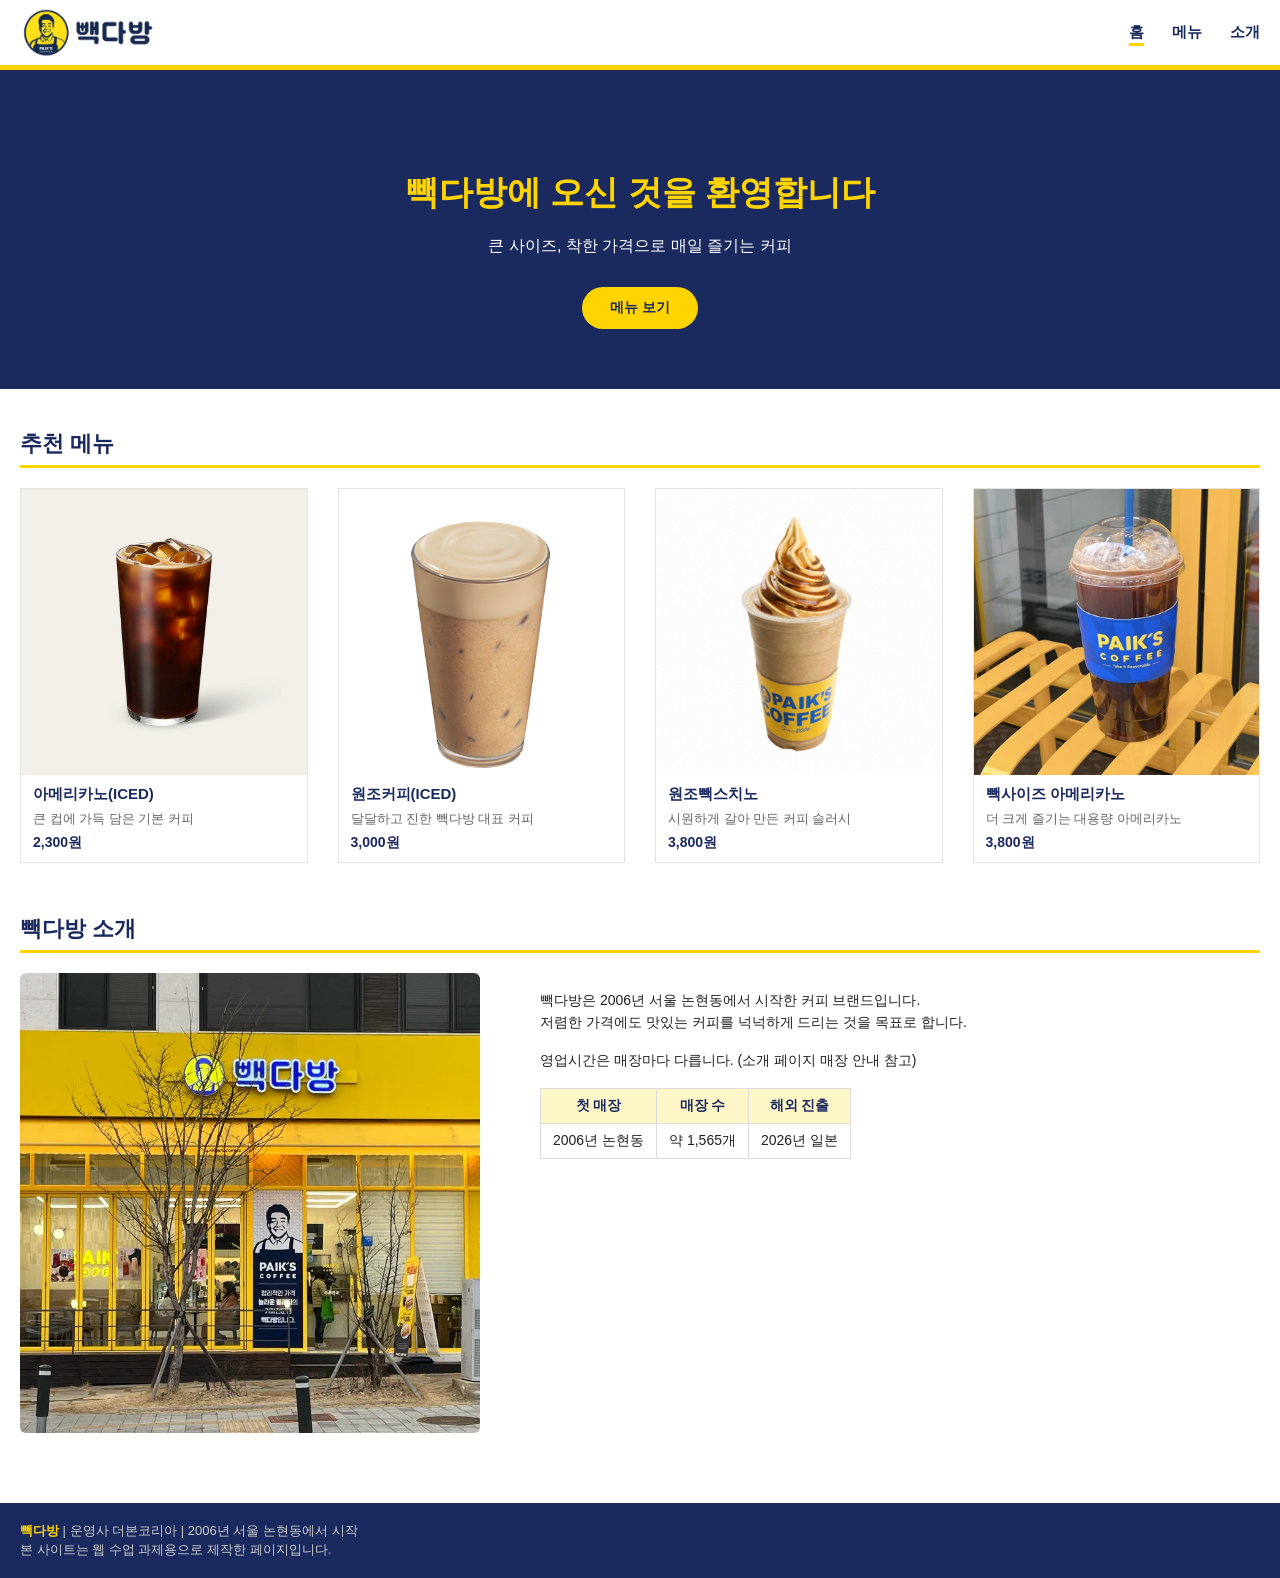
<file: index.html>
<!DOCTYPE html>
<html lang="ko">
<head>
<meta charset="UTF-8">
<meta name="viewport" content="width=device-width, initial-scale=1.0">
<title>빽다방 - 홈</title>
<link rel="stylesheet" href="./index.css">
</head>
<body>
<header>
  <a class="logo" href="index.html"><img src="images/로고.png" alt="빽다방"></a>
  <nav>
    <ul>
      <li><a class="active" href="index.html">홈</a></li>
      <li><a href="menu.html">메뉴</a></li>
      <li><a href="about.html">소개</a></li>
    </ul>
  </nav>
</header>

<div class="hello">
  <h1>빽다방에 오신 것을 환영합니다</h1>
  <p>큰 사이즈, 착한 가격으로 매일 즐기는 커피</p>
  <a class="btn" href="menu.html">메뉴 보기</a>
</div>

<main>
  <div class="chuchun">
    <p>추천 메뉴</p>
    <hr>
  </div>
  <div class="cardsection">
    <div class="card">
      <div class="photo"><img src="images/아메리카노.jpg" alt="아메리카노(ICED)"></div>
      <div class="card-info">
        <p class="card-name">아메리카노(ICED)</p>
        <p class="card-desc">큰 컵에 가득 담은 기본 커피</p>
        <p class="card-price">2,300원</p>
      </div>
    </div>
    <div class="card">
      <div class="photo"><img src="images/원조커피.png" alt="원조커피(ICED)"></div>
      <div class="card-info">
        <p class="card-name">원조커피(ICED)</p>
        <p class="card-desc">달달하고 진한 빽다방 대표 커피</p>
        <p class="card-price">3,000원</p>
      </div>
    </div>
    <div class="card">
      <div class="photo"><img src="images/원조빽스치노.jpg" alt="원조빽스치노"></div>
      <div class="card-info">
        <p class="card-name">원조빽스치노</p>
        <p class="card-desc">시원하게 갈아 만든 커피 슬러시</p>
        <p class="card-price">3,800원</p>
      </div>
    </div>
    <div class="card">
      <div class="photo"><img src="images/빽사이즈 아메리카노.jpg" alt="빽사이즈 아메리카노"></div>
      <div class="card-info">
        <p class="card-name">빽사이즈 아메리카노</p>
        <p class="card-desc">더 크게 즐기는 대용량 아메리카노</p>
        <p class="card-price">3,800원</p>
      </div>
    </div>
  </div>

  <br>

  <div class="chuchun">
    <p>빽다방 소개</p>
    <hr>
  </div>
  <div class="intro">
    <div class="photo intro-photo"><img src="images/매장 외부사진.jpg" alt="매장 사진"></div>
    <div class="intro-text">
      <p>빽다방은 2006년 서울 논현동에서 시작한 커피 브랜드입니다.<br>
         저렴한 가격에도 맛있는 커피를 넉넉하게 드리는 것을 목표로 합니다.</p>
      <p>영업시간은 매장마다 다릅니다. (소개 페이지 매장 안내 참고)</p>
  <table class="table small">
    <thead>
      <tr><th>첫 매장</th><th>매장 수</th><th>해외 진출</th></tr>
    </thead>
    <tbody>
      <tr><td>2006년 논현동</td><td>약 1,565개</td><td>2026년 일본</td></tr>
    </tbody>
  </table>
    </div>
  </div>
</main>

<footer>
  <b>빽다방</b> | 운영사 더본코리아 | 2006년 서울 논현동에서 시작<br>
  본 사이트는 웹 수업 과제용으로 제작한 페이지입니다.
</footer>
</body>
</html>
</file>
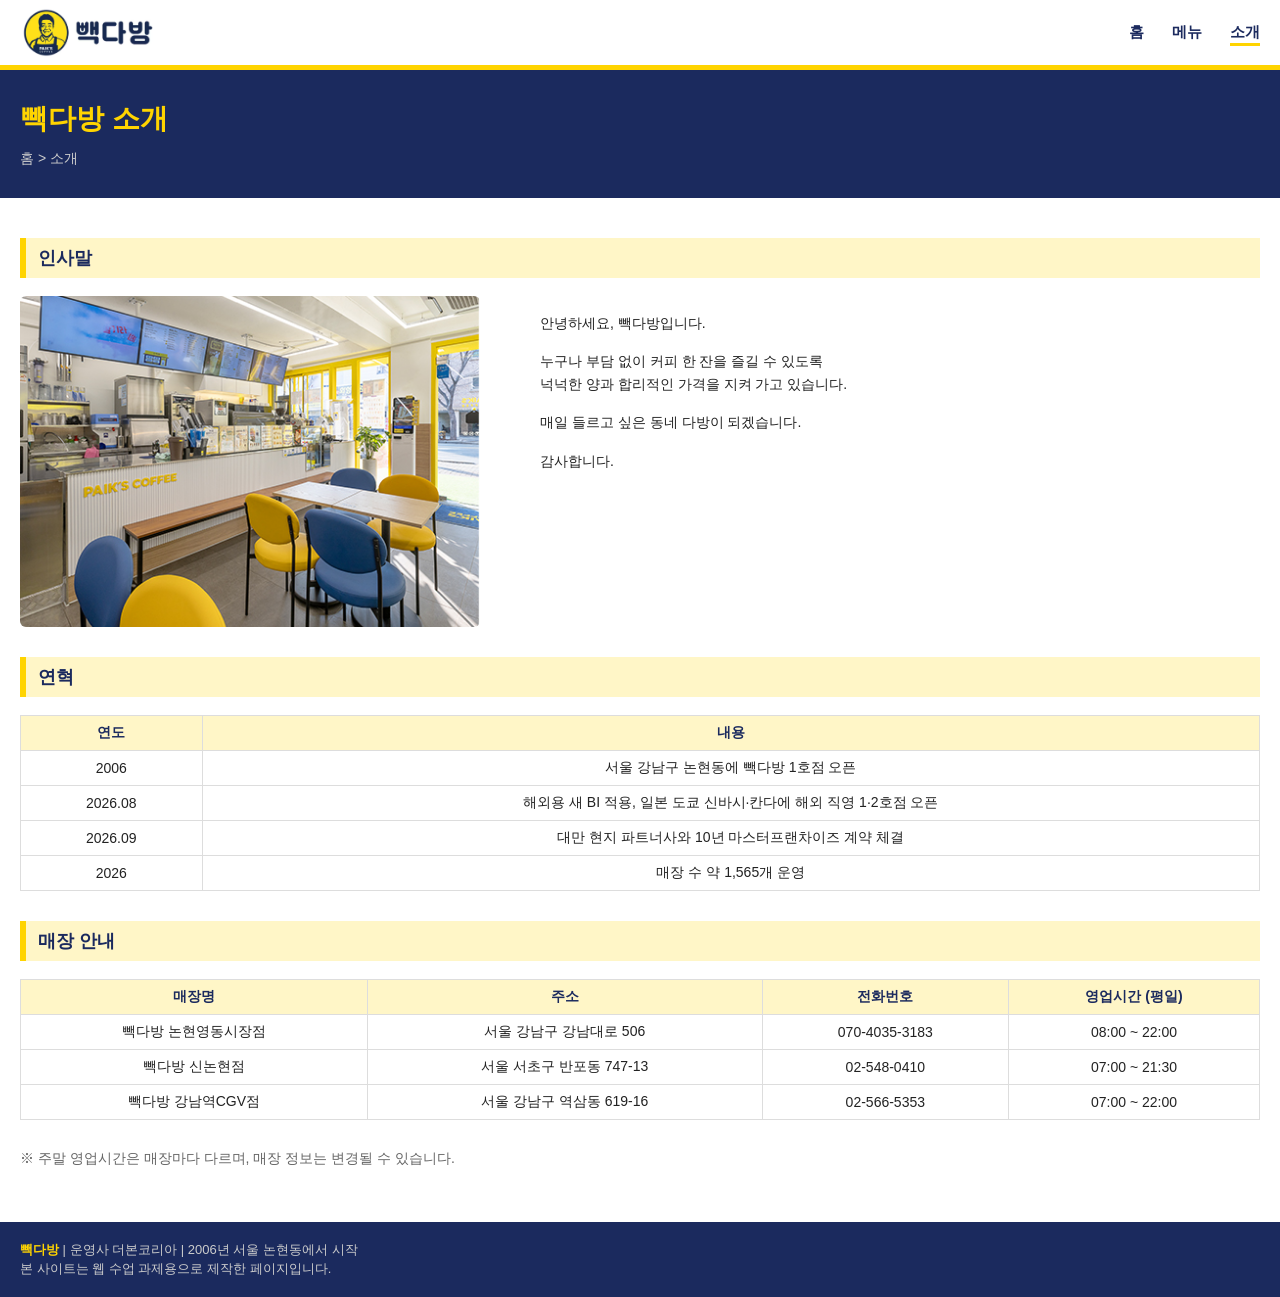
<file: About.html>
<!DOCTYPE html>
<html lang="ko">
<head>
<meta charset="UTF-8">
<meta name="viewport" content="width=device-width, initial-scale=1.0">
<title>빽다방 - 소개</title>
<link rel="stylesheet" href="./index.css">
</head>
<body>
<header>
  <a class="logo" href="index.html"><img src="images/로고.png" alt="빽다방"></a>
  <nav>
    <ul>
      <li><a href="index.html">홈</a></li>
      <li><a href="Menu.html">메뉴</a></li>
      <li><a class="active" href="About.html">소개</a></li>
    </ul>
  </nav>
</header>

<div class="page-top">
  <h1>빽다방 소개</h1>
  <div class="breadcrumb"><a href="index.html">홈</a> &gt; 소개</div>
</div>

<main>
  <h3 class="section-bar">인사말</h3>
  <div class="intro">
    <div class="photo intro-photo"><img src="images/매장사진.jpg" alt="빽다방 매장"></div>
    <div class="intro-text">
      <p>안녕하세요, 빽다방입니다.</p>
      <p>누구나 부담 없이 커피 한 잔을 즐길 수 있도록<br>
         넉넉한 양과 합리적인 가격을 지켜 가고 있습니다.</p>
      <p>매일 들르고 싶은 동네 다방이 되겠습니다.</p>
      <p>감사합니다.</p>
    </div>
  </div>

  <h3 class="section-bar">연혁</h3>
  <table class="table">
    <thead>
      <tr><th>연도</th><th>내용</th></tr>
    </thead>
    <tbody>
      <tr><td>2006</td><td>서울 강남구 논현동에 빽다방 1호점 오픈</td></tr>
      <tr><td>2026.08</td><td>해외용 새 BI 적용, 일본 도쿄 신바시·칸다에 해외 직영 1·2호점 오픈</td></tr>
      <tr><td>2026.09</td><td>대만 현지 파트너사와 10년 마스터프랜차이즈 계약 체결</td></tr>
      <tr><td>2026</td><td>매장 수 약 1,565개 운영</td></tr>
    </tbody>
  </table>

  <h3 class="section-bar">매장 안내</h3>
  <table class="table">
    <thead>
      <tr><th>매장명</th><th>주소</th><th>전화번호</th><th>영업시간 (평일)</th></tr>
    </thead>
    <tbody>
      <tr><td>빽다방 논현영동시장점</td><td>서울 강남구 강남대로 506</td><td>070-4035-3183</td><td>08:00 ~ 22:00</td></tr>
      <tr><td>빽다방 신논현점</td><td>서울 서초구 반포동 747-13</td><td>02-548-0410</td><td>07:00 ~ 21:30</td></tr>
      <tr><td>빽다방 강남역CGV점</td><td>서울 강남구 역삼동 619-16</td><td>02-566-5353</td><td>07:00 ~ 22:00</td></tr>
    </tbody>
  </table>
  <p class="notice">※ 주말 영업시간은 매장마다 다르며, 매장 정보는 변경될 수 있습니다.</p>
</main>

<footer>
  <b>빽다방</b> | 운영사 더본코리아 | 2006년 서울 논현동에서 시작<br>
  본 사이트는 웹 수업 과제용으로 제작한 페이지입니다.
</footer>
</body>
</html>
</file>
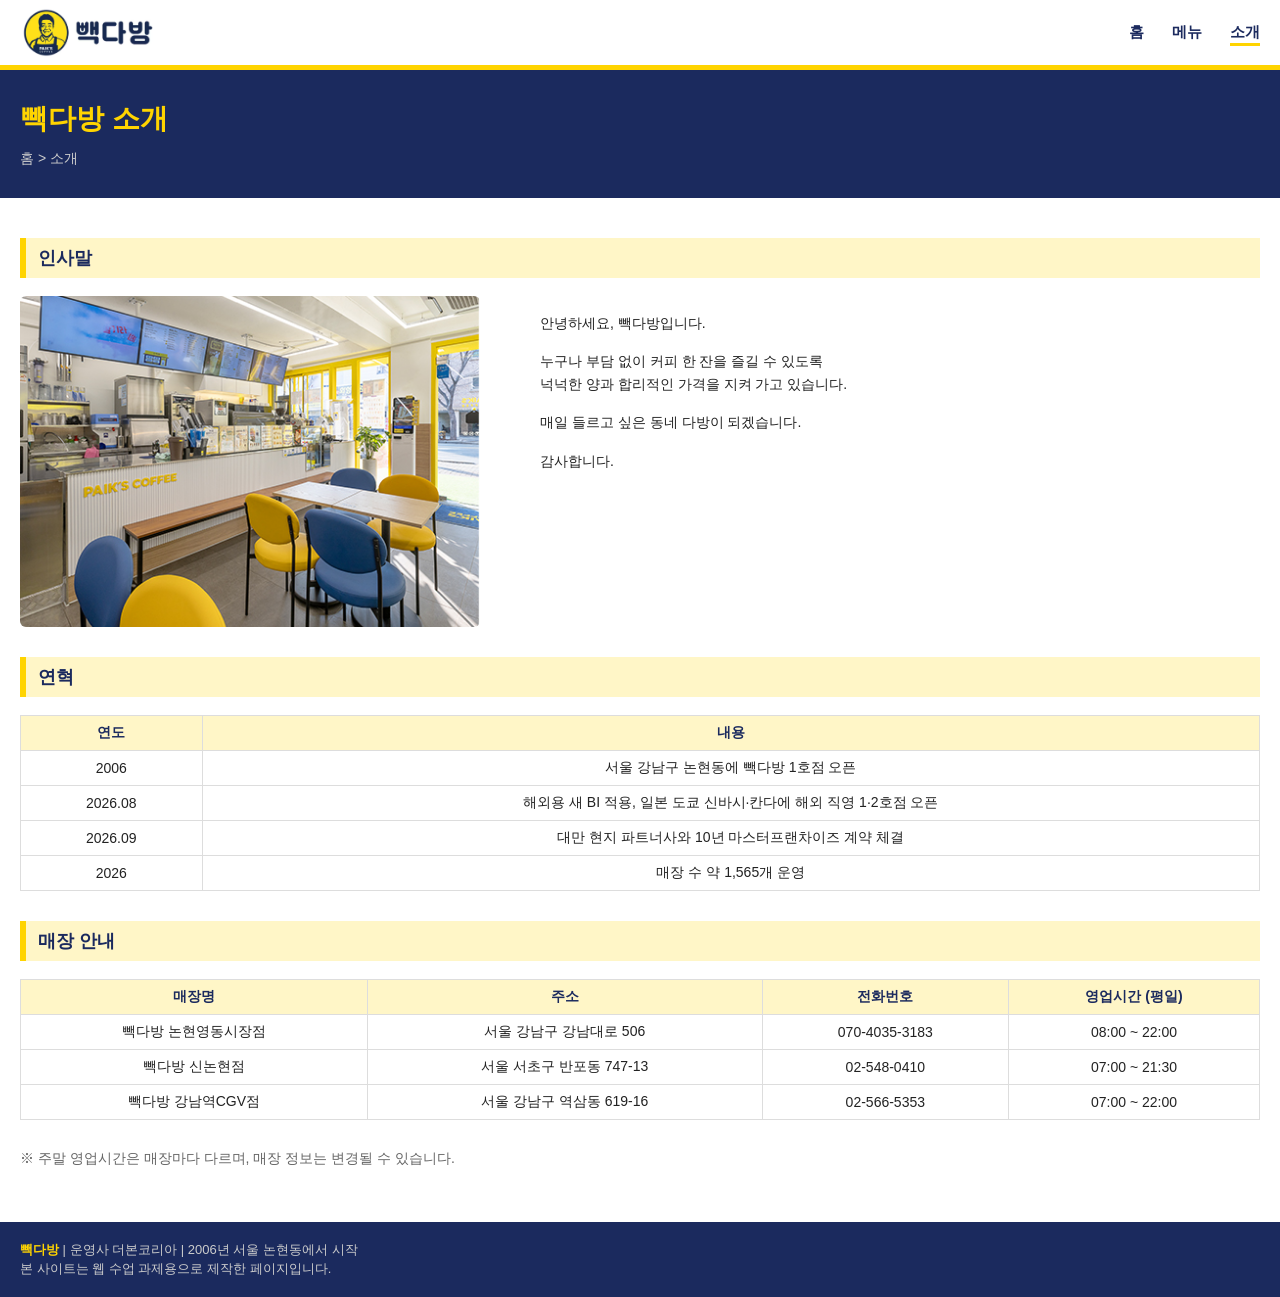
<file: about.html>
<!DOCTYPE html>
<html lang="ko">
<head>
<meta charset="UTF-8">
<meta name="viewport" content="width=device-width, initial-scale=1.0">
<title>빽다방 - 소개</title>
<link rel="stylesheet" href="./index.css">
</head>
<body>
<header>
  <a class="logo" href="index.html"><img src="images/로고.png" alt="빽다방"></a>
  <nav>
    <ul>
      <li><a href="index.html">홈</a></li>
      <li><a href="menu.html">메뉴</a></li>
      <li><a class="active" href="about.html">소개</a></li>
    </ul>
  </nav>
</header>

<div class="page-top">
  <h1>빽다방 소개</h1>
  <div class="breadcrumb"><a href="index.html">홈</a> &gt; 소개</div>
</div>

<main>
  <h3 class="section-bar">인사말</h3>
  <div class="intro">
    <div class="photo intro-photo"><img src="images/매장사진.jpg" alt="빽다방 매장"></div>
    <div class="intro-text">
      <p>안녕하세요, 빽다방입니다.</p>
      <p>누구나 부담 없이 커피 한 잔을 즐길 수 있도록<br>
         넉넉한 양과 합리적인 가격을 지켜 가고 있습니다.</p>
      <p>매일 들르고 싶은 동네 다방이 되겠습니다.</p>
      <p>감사합니다.</p>
    </div>
  </div>

  <h3 class="section-bar">연혁</h3>
  <table class="table">
    <thead>
      <tr><th>연도</th><th>내용</th></tr>
    </thead>
    <tbody>
      <tr><td>2006</td><td>서울 강남구 논현동에 빽다방 1호점 오픈</td></tr>
      <tr><td>2026.08</td><td>해외용 새 BI 적용, 일본 도쿄 신바시·칸다에 해외 직영 1·2호점 오픈</td></tr>
      <tr><td>2026.09</td><td>대만 현지 파트너사와 10년 마스터프랜차이즈 계약 체결</td></tr>
      <tr><td>2026</td><td>매장 수 약 1,565개 운영</td></tr>
    </tbody>
  </table>

  <h3 class="section-bar">매장 안내</h3>
  <table class="table">
    <thead>
      <tr><th>매장명</th><th>주소</th><th>전화번호</th><th>영업시간 (평일)</th></tr>
    </thead>
    <tbody>
      <tr><td>빽다방 논현영동시장점</td><td>서울 강남구 강남대로 506</td><td>070-4035-3183</td><td>08:00 ~ 22:00</td></tr>
      <tr><td>빽다방 신논현점</td><td>서울 서초구 반포동 747-13</td><td>02-548-0410</td><td>07:00 ~ 21:30</td></tr>
      <tr><td>빽다방 강남역CGV점</td><td>서울 강남구 역삼동 619-16</td><td>02-566-5353</td><td>07:00 ~ 22:00</td></tr>
    </tbody>
  </table>
  <p class="notice">※ 주말 영업시간은 매장마다 다르며, 매장 정보는 변경될 수 있습니다.</p>
</main>

<footer>
  <b>빽다방</b> | 운영사 더본코리아 | 2006년 서울 논현동에서 시작<br>
  본 사이트는 웹 수업 과제용으로 제작한 페이지입니다.
</footer>
</body>
</html>
</file>
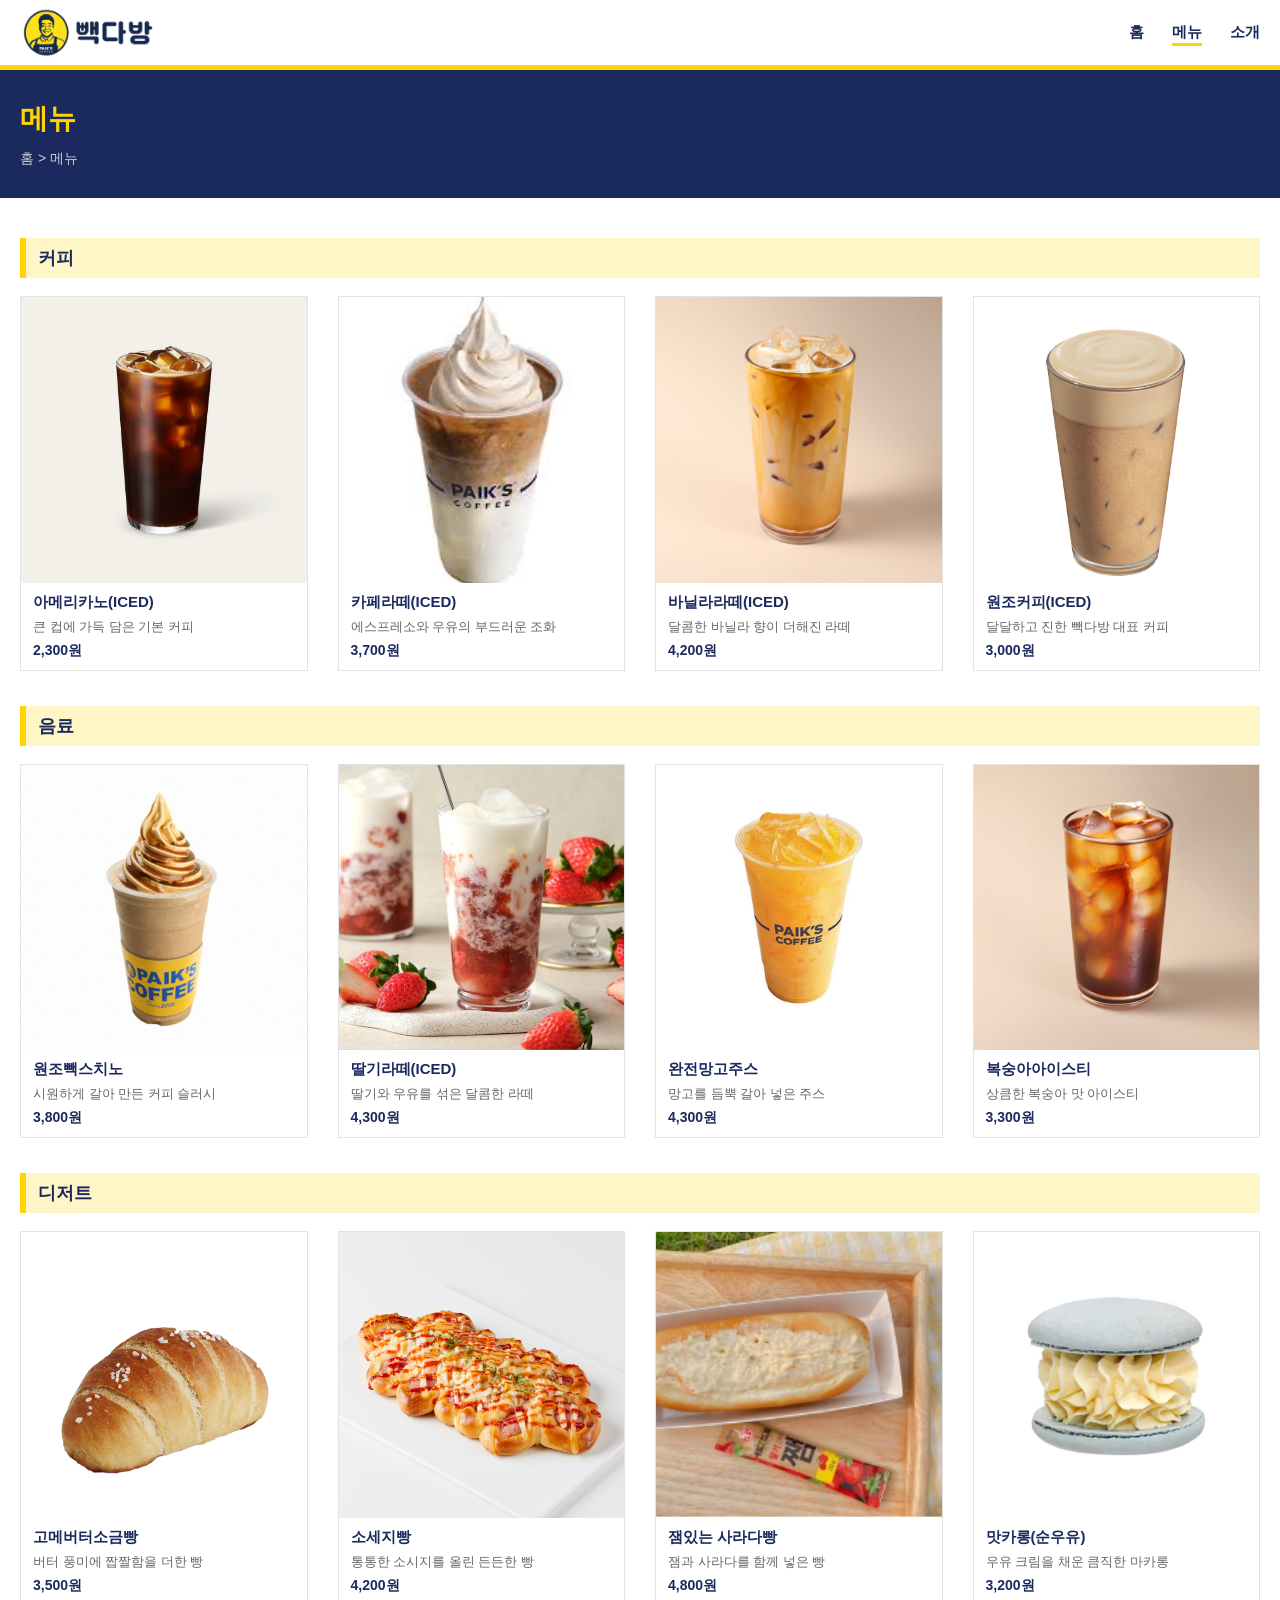
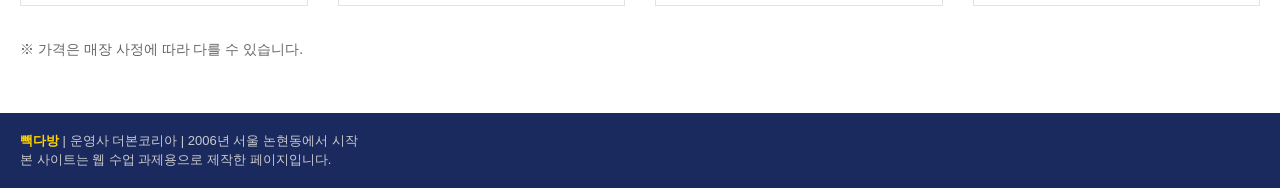
<file: Menu.html>
<!DOCTYPE html>
<html lang="ko">
<head>
<meta charset="UTF-8">
<meta name="viewport" content="width=device-width, initial-scale=1.0">
<title>빽다방 - 메뉴</title>
<link rel="stylesheet" href="./index.css">
</head>
<body>
<header>
  <a class="logo" href="index.html"><img src="images/로고.png" alt="빽다방"></a>
  <nav>
    <ul>
      <li><a href="index.html">홈</a></li>
      <li><a class="active" href="Menu.html">메뉴</a></li>
      <li><a href="About.html">소개</a></li>
    </ul>
  </nav>
</header>

<div class="page-top">
  <h1>메뉴</h1>
  <div class="breadcrumb"><a href="index.html">홈</a> &gt; 메뉴</div>
</div>

<main>
  <h3 class="section-bar">커피</h3>
  <div class="cardsection">
    <div class="card">
      <div class="photo"><img src="images/아메리카노.jpg" alt="아메리카노(ICED)"></div>
      <div class="card-info">
        <p class="card-name">아메리카노(ICED)</p>
        <p class="card-desc">큰 컵에 가득 담은 기본 커피</p>
        <p class="card-price">2,300원</p>
      </div>
    </div>
    <div class="card">
      <div class="photo"><img src="images/카페라떼.jpg" alt="카페라떼(ICED)"></div>
      <div class="card-info">
        <p class="card-name">카페라떼(ICED)</p>
        <p class="card-desc">에스프레소와 우유의 부드러운 조화</p>
        <p class="card-price">3,700원</p>
      </div>
    </div>
    <div class="card">
      <div class="photo"><img src="images/바닐라라떼.jpg" alt="바닐라라떼(ICED)"></div>
      <div class="card-info">
        <p class="card-name">바닐라라떼(ICED)</p>
        <p class="card-desc">달콤한 바닐라 향이 더해진 라떼</p>
        <p class="card-price">4,200원</p>
      </div>
    </div>
    <div class="card">
      <div class="photo"><img src="images/원조커피.png" alt="원조커피(ICED)"></div>
      <div class="card-info">
        <p class="card-name">원조커피(ICED)</p>
        <p class="card-desc">달달하고 진한 빽다방 대표 커피</p>
        <p class="card-price">3,000원</p>
      </div>
    </div>
  </div>

  <h3 class="section-bar">음료</h3>
  <div class="cardsection">
    <div class="card">
      <div class="photo"><img src="images/원조빽스치노.jpg" alt="원조빽스치노"></div>
      <div class="card-info">
        <p class="card-name">원조빽스치노</p>
        <p class="card-desc">시원하게 갈아 만든 커피 슬러시</p>
        <p class="card-price">3,800원</p>
      </div>
    </div>
    <div class="card">
      <div class="photo"><img src="images/딸기라때.jpg" alt="딸기라떼(ICED)"></div>
      <div class="card-info">
        <p class="card-name">딸기라떼(ICED)</p>
        <p class="card-desc">딸기와 우유를 섞은 달콤한 라떼</p>
        <p class="card-price">4,300원</p>
      </div>
    </div>
    <div class="card">
      <div class="photo"><img src="images/완전망고주스.jpg" alt="완전망고주스"></div>
      <div class="card-info">
        <p class="card-name">완전망고주스</p>
        <p class="card-desc">망고를 듬뿍 갈아 넣은 주스</p>
        <p class="card-price">4,300원</p>
      </div>
    </div>
    <div class="card">
      <div class="photo"><img src="images/복숭아 아이스티.jpg" alt="복숭아아이스티"></div>
      <div class="card-info">
        <p class="card-name">복숭아아이스티</p>
        <p class="card-desc">상큼한 복숭아 맛 아이스티</p>
        <p class="card-price">3,300원</p>
      </div>
    </div>
  </div>

  <h3 class="section-bar">디저트</h3>
  <div class="cardsection">
    <div class="card">
      <div class="photo"><img src="images/소금빵.png" alt="고메버터소금빵"></div>
      <div class="card-info">
        <p class="card-name">고메버터소금빵</p>
        <p class="card-desc">버터 풍미에 짭짤함을 더한 빵</p>
        <p class="card-price">3,500원</p>
      </div>
    </div>
    <div class="card">
      <div class="photo"><img src="images/소세지빵.jpg" alt="소세지빵"></div>
      <div class="card-info">
        <p class="card-name">소세지빵</p>
        <p class="card-desc">통통한 소시지를 올린 든든한 빵</p>
        <p class="card-price">4,200원</p>
      </div>
    </div>
    <div class="card">
      <div class="photo"><img src="images/잼있는 사라다빵.png" alt="잼있는 사라다빵"></div>
      <div class="card-info">
        <p class="card-name">잼있는 사라다빵</p>
        <p class="card-desc">잼과 사라다를 함께 넣은 빵</p>
        <p class="card-price">4,800원</p>
      </div>
    </div>
    <div class="card">
      <div class="photo"><img src="images/순우유마카롱.jpg" alt="맛카롱(순우유)"></div>
      <div class="card-info">
        <p class="card-name">맛카롱(순우유)</p>
        <p class="card-desc">우유 크림을 채운 큼직한 마카롱</p>
        <p class="card-price">3,200원</p>
      </div>
    </div>
  </div>

  <p class="notice">※ 가격은 매장 사정에 따라 다를 수 있습니다.</p>
</main>

<footer>
  <b>빽다방</b> | 운영사 더본코리아 | 2006년 서울 논현동에서 시작<br>
  본 사이트는 웹 수업 과제용으로 제작한 페이지입니다.
</footer>
</body>
</html>
</file>
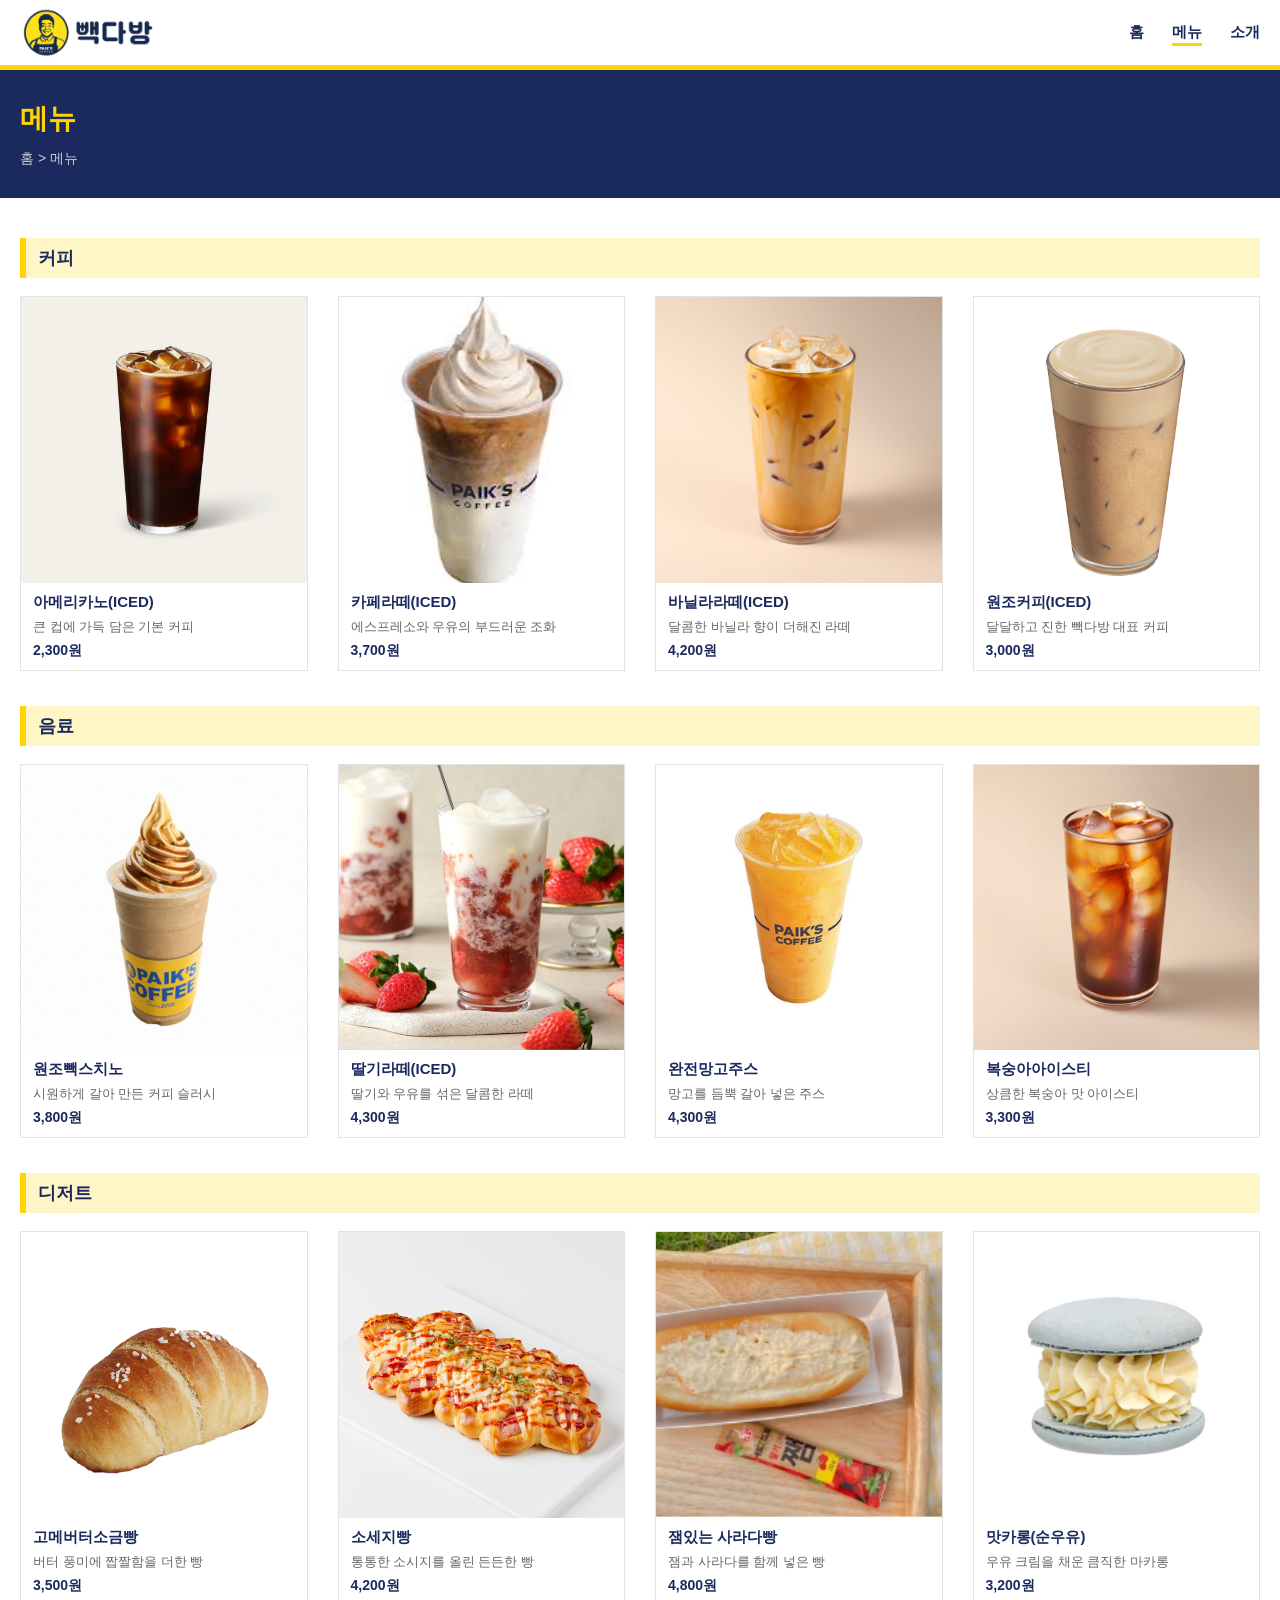
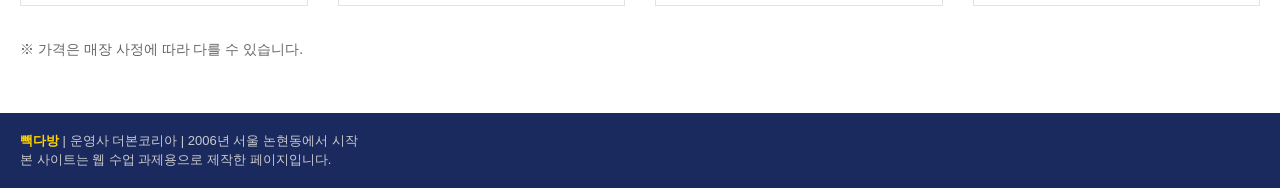
<file: menu.html>
<!DOCTYPE html>
<html lang="ko">
<head>
<meta charset="UTF-8">
<meta name="viewport" content="width=device-width, initial-scale=1.0">
<title>빽다방 - 메뉴</title>
<link rel="stylesheet" href="./index.css">
</head>
<body>
<header>
  <a class="logo" href="index.html"><img src="images/로고.png" alt="빽다방"></a>
  <nav>
    <ul>
      <li><a href="index.html">홈</a></li>
      <li><a class="active" href="menu.html">메뉴</a></li>
      <li><a href="about.html">소개</a></li>
    </ul>
  </nav>
</header>

<div class="page-top">
  <h1>메뉴</h1>
  <div class="breadcrumb"><a href="index.html">홈</a> &gt; 메뉴</div>
</div>

<main>
  <h3 class="section-bar">커피</h3>
  <div class="cardsection">
    <div class="card">
      <div class="photo"><img src="images/아메리카노.jpg" alt="아메리카노(ICED)"></div>
      <div class="card-info">
        <p class="card-name">아메리카노(ICED)</p>
        <p class="card-desc">큰 컵에 가득 담은 기본 커피</p>
        <p class="card-price">2,300원</p>
      </div>
    </div>
    <div class="card">
      <div class="photo"><img src="images/카페라떼.jpg" alt="카페라떼(ICED)"></div>
      <div class="card-info">
        <p class="card-name">카페라떼(ICED)</p>
        <p class="card-desc">에스프레소와 우유의 부드러운 조화</p>
        <p class="card-price">3,700원</p>
      </div>
    </div>
    <div class="card">
      <div class="photo"><img src="images/바닐라라떼.jpg" alt="바닐라라떼(ICED)"></div>
      <div class="card-info">
        <p class="card-name">바닐라라떼(ICED)</p>
        <p class="card-desc">달콤한 바닐라 향이 더해진 라떼</p>
        <p class="card-price">4,200원</p>
      </div>
    </div>
    <div class="card">
      <div class="photo"><img src="images/원조커피.png" alt="원조커피(ICED)"></div>
      <div class="card-info">
        <p class="card-name">원조커피(ICED)</p>
        <p class="card-desc">달달하고 진한 빽다방 대표 커피</p>
        <p class="card-price">3,000원</p>
      </div>
    </div>
  </div>

  <h3 class="section-bar">음료</h3>
  <div class="cardsection">
    <div class="card">
      <div class="photo"><img src="images/원조빽스치노.jpg" alt="원조빽스치노"></div>
      <div class="card-info">
        <p class="card-name">원조빽스치노</p>
        <p class="card-desc">시원하게 갈아 만든 커피 슬러시</p>
        <p class="card-price">3,800원</p>
      </div>
    </div>
    <div class="card">
      <div class="photo"><img src="images/딸기라때.jpg" alt="딸기라떼(ICED)"></div>
      <div class="card-info">
        <p class="card-name">딸기라떼(ICED)</p>
        <p class="card-desc">딸기와 우유를 섞은 달콤한 라떼</p>
        <p class="card-price">4,300원</p>
      </div>
    </div>
    <div class="card">
      <div class="photo"><img src="images/완전망고주스.jpg" alt="완전망고주스"></div>
      <div class="card-info">
        <p class="card-name">완전망고주스</p>
        <p class="card-desc">망고를 듬뿍 갈아 넣은 주스</p>
        <p class="card-price">4,300원</p>
      </div>
    </div>
    <div class="card">
      <div class="photo"><img src="images/복숭아 아이스티.jpg" alt="복숭아아이스티"></div>
      <div class="card-info">
        <p class="card-name">복숭아아이스티</p>
        <p class="card-desc">상큼한 복숭아 맛 아이스티</p>
        <p class="card-price">3,300원</p>
      </div>
    </div>
  </div>

  <h3 class="section-bar">디저트</h3>
  <div class="cardsection">
    <div class="card">
      <div class="photo"><img src="images/소금빵.png" alt="고메버터소금빵"></div>
      <div class="card-info">
        <p class="card-name">고메버터소금빵</p>
        <p class="card-desc">버터 풍미에 짭짤함을 더한 빵</p>
        <p class="card-price">3,500원</p>
      </div>
    </div>
    <div class="card">
      <div class="photo"><img src="images/소세지빵.jpg" alt="소세지빵"></div>
      <div class="card-info">
        <p class="card-name">소세지빵</p>
        <p class="card-desc">통통한 소시지를 올린 든든한 빵</p>
        <p class="card-price">4,200원</p>
      </div>
    </div>
    <div class="card">
      <div class="photo"><img src="images/잼있는 사라다빵.png" alt="잼있는 사라다빵"></div>
      <div class="card-info">
        <p class="card-name">잼있는 사라다빵</p>
        <p class="card-desc">잼과 사라다를 함께 넣은 빵</p>
        <p class="card-price">4,800원</p>
      </div>
    </div>
    <div class="card">
      <div class="photo"><img src="images/순우유마카롱.jpg" alt="맛카롱(순우유)"></div>
      <div class="card-info">
        <p class="card-name">맛카롱(순우유)</p>
        <p class="card-desc">우유 크림을 채운 큼직한 마카롱</p>
        <p class="card-price">3,200원</p>
      </div>
    </div>
  </div>

  <p class="notice">※ 가격은 매장 사정에 따라 다를 수 있습니다.</p>
</main>

<footer>
  <b>빽다방</b> | 운영사 더본코리아 | 2006년 서울 논현동에서 시작<br>
  본 사이트는 웹 수업 과제용으로 제작한 페이지입니다.
</footer>
</body>
</html>
</file>
<file: index.css>
/* ===== 색상 (빽다방 테마: 노랑 + 남색) ===== */
:root {
  --yellow: #FFD400;
  --yellow-light: #FFF6C7;
  --navy: #1B2A5E;
  --gray: #f5f5f5;
}

/* ===== 공통 ===== */
* { box-sizing: border-box; }
body {
  margin: 0;
  padding: 0;
  font-family: "Malgun Gothic", sans-serif;
  font-size: 14px;
  color: #222;
}

/* ===== 헤더 ===== */
header {
  display: flex;
  justify-content: space-between;
  align-items: center;
  background-color: white;
  height: 70px;
  padding: 0 20px;
  border-bottom: 5px solid var(--yellow);
}
.logo img {                        /* 로고 이미지 */
  height: 50px;
  display: block;
}
nav ul {
  display: flex;
  gap: 28px;
  list-style: none;
  margin: 0;
  padding: 0;
}
nav a {
  color: var(--navy);
  font-size: 15px;
  font-weight: bold;
  text-decoration: none;
}
nav a:hover { text-decoration: underline; }
nav a.active {                     /* 현재 페이지 */
  border-bottom: 3px solid var(--yellow);
  padding-bottom: 3px;
}

/* ===== 홈 상단 (환영 영역) ===== */
.hello {
  text-align: center;
  background-color: var(--navy);
  color: white;
  padding: 100px 20px 60px;
}
.hello h1 {
  font-size: 34px;
  margin: 0;
  color: var(--yellow);
}
.hello p {
  font-size: 16px;
  margin: 20px 0 30px;
}
.btn {
  display: inline-block;
  padding: 12px 28px;
  background: var(--yellow);
  color: var(--navy);
  font-weight: bold;
  text-decoration: none;
  border-radius: 30px;
}
.btn:hover { background: white; }

/* ===== 서브페이지 상단 (제목 + 경로) ===== */
.page-top {
  background-color: var(--navy);
  color: white;
  padding: 30px 20px;
}
.page-top h1 {
  margin: 0 0 12px;
  font-size: 28px;
  color: var(--yellow);
}
.breadcrumb { color: #ccc; }
.breadcrumb a { color: #ccc; text-decoration: none; }

/* ===== 본문 ===== */
main { padding: 40px 20px; }

/* 홈 화면 제목 (밑줄형) */
.chuchun p {
  margin: 0 0 6px;
  font-size: 22px;
  font-weight: bold;
  color: var(--navy);
}
hr {
  border: none;
  height: 3px;
  background-color: var(--yellow);
  margin: 0 0 20px;
}

/* 서브페이지 제목 (왼쪽 막대형) */
.section-bar {
  background: var(--yellow-light);
  border-left: 6px solid var(--yellow);
  color: var(--navy);
  padding: 8px 12px;
  font-size: 18px;
  margin: 0 0 18px;
}

/* ===== 메뉴 카드 ===== */
.cardsection {
  display: grid;
  grid-template-columns: repeat(4, 1fr);
  gap: 30px;
  margin-bottom: 35px;
}
.card {
  border: 1px solid #e3e3e3;
  background: white;
}
.photo {                     /* 사진 자리 */
  background: var(--gray);
  color: #999;
  display: flex;
  align-items: center;
  justify-content: center;
  overflow: hidden;
}
.photo img {
  width: 100%;
  height: 100%;
  object-fit: contain;       /* 음료 사진이 잘리지 않게 */
}
.card .photo {
  aspect-ratio: 1 / 1;        /* 정사각형 칸 */
  background: white;
}
.card .photo img { object-fit: cover; }
.card-info { padding: 10px 12px; }
.card-info p { margin: 0 0 6px; }
.card-name {
  font-weight: bold;
  font-size: 15px;
  color: var(--navy);
}
.card-desc { color: #666; font-size: 13px; }
.card-info .card-price {
  color: var(--navy);
  font-weight: bold;
  margin-bottom: 0;
}

/* ===== 사진 + 글 나란히 ===== */
.intro {
  display: flex;
  gap: 60px;
  align-items: flex-start;
  margin-bottom: 30px;
}
.intro-photo {
  width: 40%;
  max-width: 460px;           /* 너무 커지거나 흐려지지 않게 */
  flex-shrink: 0;
  background: none;
}
.intro-photo img {
  height: auto;               /* 원본 비율 그대로 */
  display: block;
  border-radius: 6px;
}
.intro-text p { margin: 16px 0; line-height: 1.6; }

/* ===== 표 ===== */
.table {
  width: 100%;
  border-collapse: collapse;
  text-align: center;
  margin-bottom: 30px;
}
.table th, .table td {
  border: 1px solid #ddd;
  padding: 8px 12px;
}
.table th {
  background: var(--yellow-light);
  color: var(--navy);
}
.table.small { width: auto; }

.notice { margin-top: 10px; color: #666; }

/* ===== 푸터 ===== */
footer {
  background: var(--navy);
  color: #ccc;
  font-size: 13px;
  padding: 18px 20px;
  line-height: 1.5;
}
footer b { color: var(--yellow); }

/* ===== 화면이 좁을 때 ===== */
@media (max-width: 900px) {
  .cardsection { grid-template-columns: repeat(2, 1fr); gap: 16px; }
  .intro { flex-direction: column; gap: 10px; }
  .intro-photo { width: 100%; }
}
</file>
